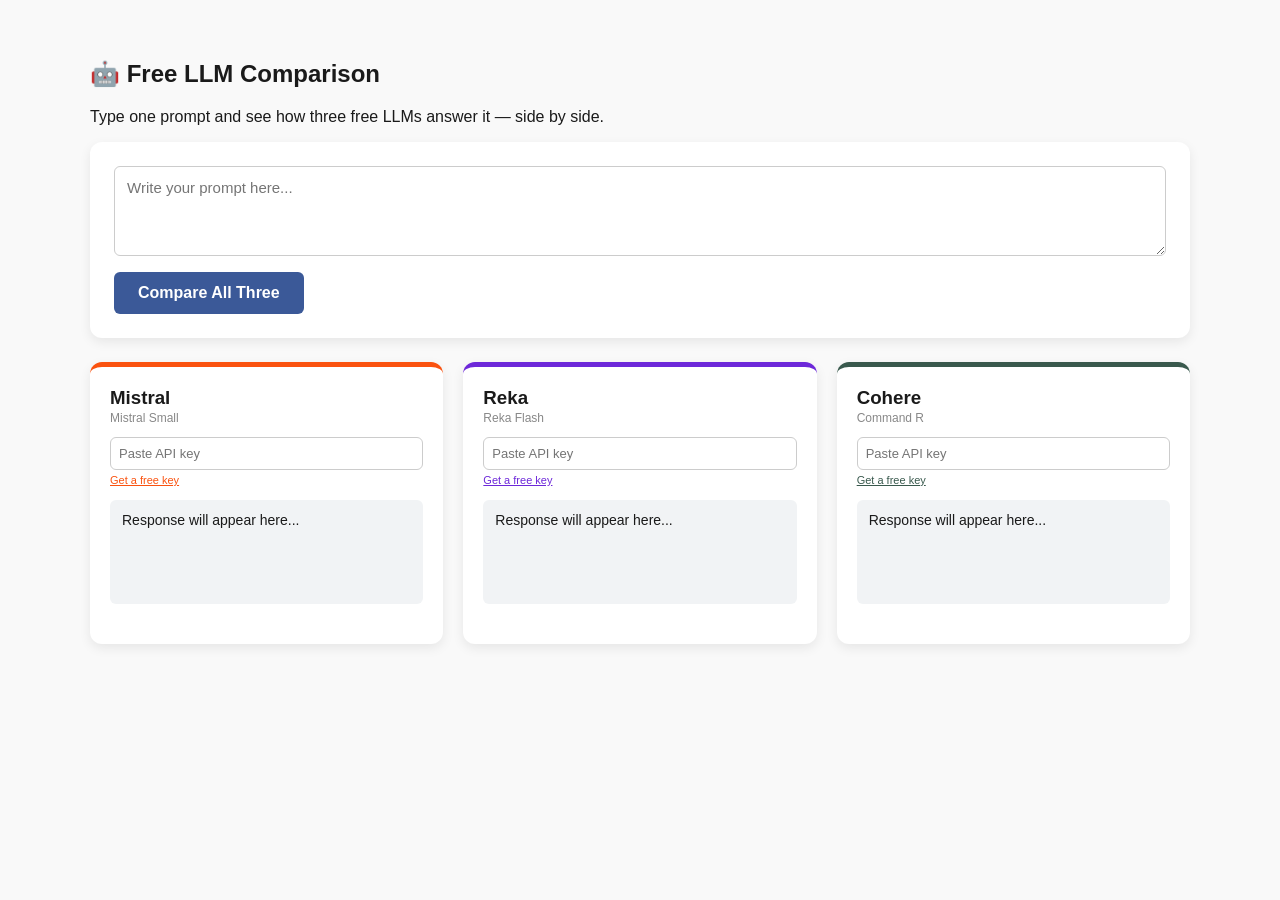
<file: Tyler_Yi_SmartStickies/Tyler_Yi_Week1_Research/index.html>
<!DOCTYPE html>
<html lang="en">

<head>
    <meta charset="UTF-8">
    <meta name="viewport" content="width=device-width, initial-scale=1.0">
    <title>Free LLM Comparison</title>
    <style>
        body {
            font-family: -apple-system, BlinkMacSystemFont, "Segoe UI", Roboto, sans-serif;
            max-width: 1100px;
            margin: 40px auto;
            padding: 20px;
            background-color: #f9f9f9;
            color: #1a1a1a;
        }

        h2 { margin-top: 0; }

        .prompt-box {
            background: white;
            padding: 24px;
            border-radius: 12px;
            box-shadow: 0 4px 12px rgba(0, 0, 0, 0.08);
            margin-bottom: 24px;
        }

        textarea {
            width: 100%;
            height: 90px;
            border: 1px solid #ccc;
            border-radius: 6px;
            padding: 12px;
            font-size: 15px;
            box-sizing: border-box;
            resize: vertical;
            font-family: inherit;
        }

        button {
            background-color: #3B5998;
            color: white;
            padding: 12px 24px;
            border: none;
            border-radius: 6px;
            cursor: pointer;
            font-size: 16px;
            font-weight: 600;
            margin-top: 12px;
        }

        button:hover { background-color: #2d4373; }
        button:disabled { background-color: #9aa7c7; cursor: not-allowed; }

        /* Three side-by-side columns */
        .grid {
            display: grid;
            grid-template-columns: repeat(3, 1fr);
            gap: 20px;
        }

        @media (max-width: 800px) {
            .grid { grid-template-columns: 1fr; }
        }

        .card {
            background: white;
            border-radius: 12px;
            box-shadow: 0 4px 12px rgba(0, 0, 0, 0.08);
            padding: 20px;
            display: flex;
            flex-direction: column;
            border-top: 5px solid var(--accent);
        }

        .card h3 { margin: 0 0 2px; }
        .card .model { font-size: 12px; color: #888; margin-bottom: 12px; }

        .card input[type="password"] {
            width: 100%;
            border: 1px solid #ccc;
            border-radius: 6px;
            padding: 8px;
            font-size: 13px;
            box-sizing: border-box;
        }

        .card .hint { font-size: 11px; margin: 4px 0 0; }
        .card .hint a { color: var(--accent); }

        .response {
            background: #f1f3f5;
            padding: 12px;
            margin-top: 14px;
            border-radius: 6px;
            white-space: pre-wrap;
            font-size: 14px;
            flex-grow: 1;
            min-height: 80px;
        }

        .meta { font-size: 11px; color: #888; margin-top: 6px; min-height: 14px; }
    </style>
</head>

<body>

    <h2>🤖 Free LLM Comparison</h2>
    <p>Type one prompt and see how three free LLMs answer it — side by side.</p>

    <div class="prompt-box">
        <textarea id="userInput" placeholder="Write your prompt here..."></textarea>
        <br>
        <button id="sendBtn" onclick="compareAll()">Compare All Three</button>
    </div>

    <div class="grid" id="grid"></div>

    <script>
        // --- Provider definitions: metadata + how to call + how to parse ---------------
        const PROVIDERS = [
            {
                id: 'mistral',
                name: 'Mistral',
                model: 'Mistral Small',
                accent: '#fa520f',
                keyLink: 'https://console.mistral.ai/api-keys',
                call: async (prompt, key) => {
                    const res = await fetch('https://api.mistral.ai/v1/chat/completions', {
                        method: 'POST',
                        headers: { 'Content-Type': 'application/json', 'Authorization': 'Bearer ' + key },
                        body: JSON.stringify({
                            model: 'mistral-small-latest',
                            messages: [{ role: 'user', content: prompt }]
                        })
                    });
                    const data = await res.json();
                    if (data.message || data.error) throw new Error(data.message || data.error.message);
                    return data.choices[0].message.content;
                }
            },
            {
                id: 'reka',
                name: 'Reka',
                model: 'Reka Flash',
                accent: '#6d28d9',
                keyLink: 'https://platform.reka.ai/apikeys',
                call: async (prompt, key) => {
                    const res = await fetch('https://api.reka.ai/v1/chat/completions', {
                        method: 'POST',
                        headers: { 'Content-Type': 'application/json', 'Authorization': 'Bearer ' + key },
                        body: JSON.stringify({
                            model: 'reka-flash',
                            messages: [{ role: 'user', content: prompt }]
                        })
                    });
                    const data = await res.json();
                    if (data.error) throw new Error(data.error.message || JSON.stringify(data.error));
                    if (data.detail) throw new Error(data.detail);
                    return data.choices[0].message.content;
                }
            },
            {
                id: 'cohere',
                name: 'Cohere',
                model: 'Command R',
                accent: '#39594d',
                keyLink: 'https://dashboard.cohere.com/api-keys',
                call: async (prompt, key) => {
                    const res = await fetch('https://api.cohere.ai/v1/chat', {
                        method: 'POST',
                        headers: { 'Content-Type': 'application/json', 'Authorization': 'Bearer ' + key },
                        body: JSON.stringify({ model: 'command-r-08-2024', message: prompt })
                    });
                    const data = await res.json();
                    if (!data.text && data.message) throw new Error(data.message);
                    return data.text;
                }
            }
        ];

        // --- Build the three cards -----------------------------------------------------
        const grid = document.getElementById('grid');
        PROVIDERS.forEach(p => {
            const card = document.createElement('div');
            card.className = 'card';
            card.style.setProperty('--accent', p.accent);
            card.innerHTML =
                '<h3>' + p.name + '</h3>' +
                '<div class="model">' + p.model + '</div>' +
                '<input type="password" id="key_' + p.id + '" placeholder="Paste API key">' +
                '<p class="hint"><a href="' + p.keyLink + '" target="_blank" rel="noopener">Get a free key</a></p>' +
                '<div class="response" id="resp_' + p.id + '">Response will appear here...</div>' +
                '<div class="meta" id="meta_' + p.id + '"></div>';
            grid.appendChild(card);

            // Persist each key in the browser only (never committed).
            const input = card.querySelector('#key_' + p.id);
            input.value = localStorage.getItem('key_' + p.id) || '';
            input.addEventListener('input', () => localStorage.setItem('key_' + p.id, input.value.trim()));
        });

        // --- Run one provider ----------------------------------------------------------
        async function runProvider(p, prompt) {
            const respEl = document.getElementById('resp_' + p.id);
            const metaEl = document.getElementById('meta_' + p.id);
            const key = document.getElementById('key_' + p.id).value.trim();

            if (!key) { respEl.innerText = '⚠️ Add an API key above.'; metaEl.innerText = ''; return; }

            respEl.innerText = 'Thinking...';
            metaEl.innerText = '';
            const started = performance.now();
            try {
                respEl.innerText = await p.call(prompt, key);
                metaEl.innerText = 'Answered in ' + ((performance.now() - started) / 1000).toFixed(1) + 's';
            } catch (err) {
                respEl.innerText = '⚠️ Error: ' + err.message;
                console.error(p.id, err);
            }
        }

        // --- Fire all three at once ----------------------------------------------------
        async function compareAll() {
            const prompt = document.getElementById('userInput').value.trim();
            if (!prompt) { alert('Please type a prompt first.'); return; }

            const btn = document.getElementById('sendBtn');
            btn.disabled = true;
            await Promise.all(PROVIDERS.map(p => runProvider(p, prompt)));
            btn.disabled = false;
        }
    </script>

</body>

</html>
</file>
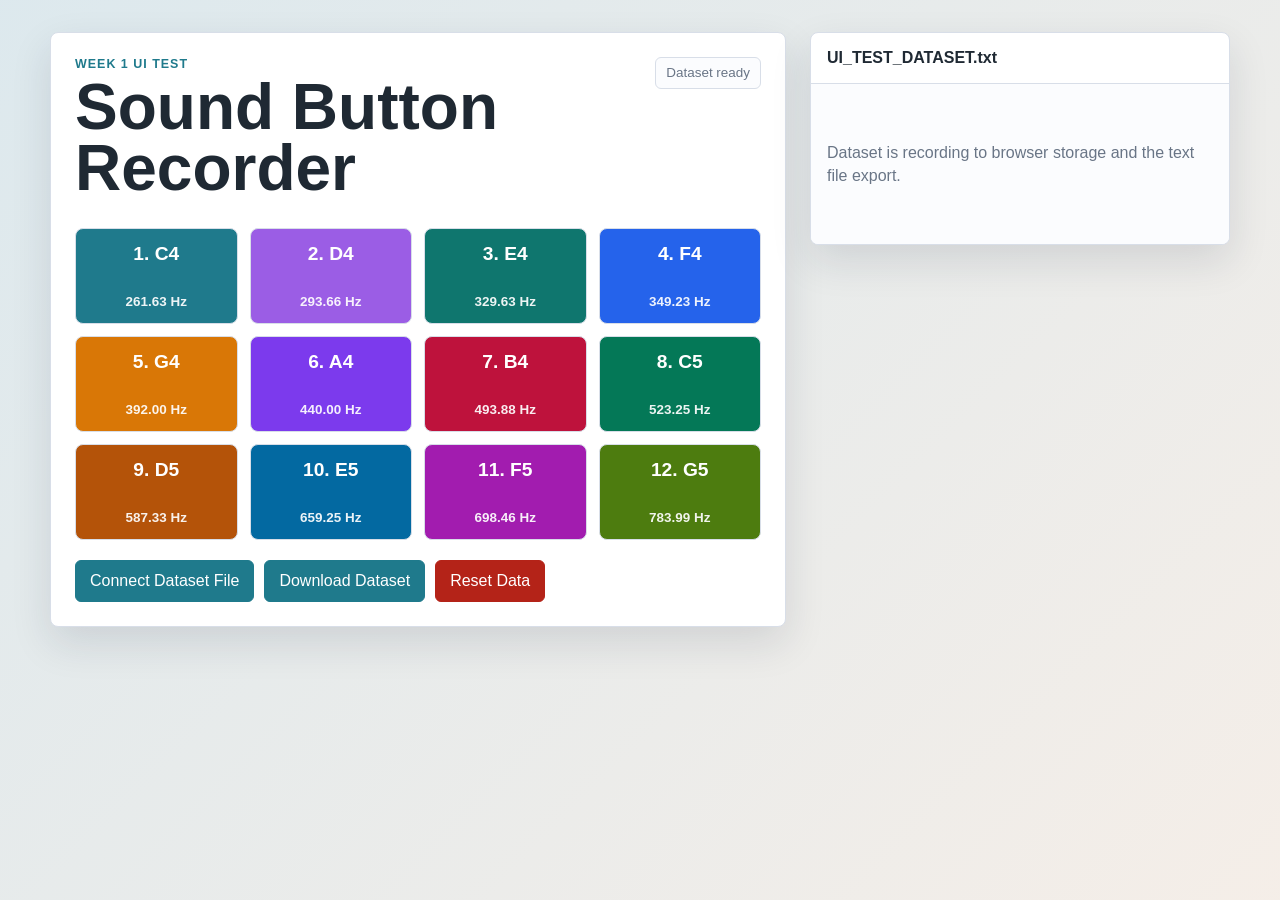
<file: Judah_Levin/Week1/UI_TEST/index.html>
<!DOCTYPE html>
<html lang="en">
<head>
  <meta charset="UTF-8">
  <meta name="viewport" content="width=device-width, initial-scale=1.0">
  <title>UI Sound Test</title>
  <link rel="stylesheet" href="styles.css">
</head>
<body>
  <main class="app-shell">
    <section class="control-panel" aria-labelledby="page-title">
      <div class="title-row">
        <div>
          <p class="eyebrow">Week 1 UI Test</p>
          <h1 id="page-title">Sound Button Recorder</h1>
        </div>
        <div class="status" id="save-status" aria-live="polite">Dataset ready</div>
      </div>

      <div class="button-grid" id="sound-buttons" aria-label="Sound buttons"></div>

      <div class="actions">
        <button class="utility-button" id="connect-file" type="button">Connect Dataset File</button>
        <button class="utility-button" id="download-data" type="button">Download Dataset</button>
        <button class="utility-button danger" id="reset-data" type="button">Reset Data</button>
      </div>
    </section>

    <section class="dataset-panel" aria-labelledby="dataset-title">
      <div class="panel-header">
        <h2 id="dataset-title">UI_TEST_DATASET.txt</h2>
      </div>
      <div class="dataset-card">
        <p id="dataset-message">Dataset ready</p>
      </div>
    </section>
  </main>

  <script src="script.js"></script>
</body>
</html>
</file>
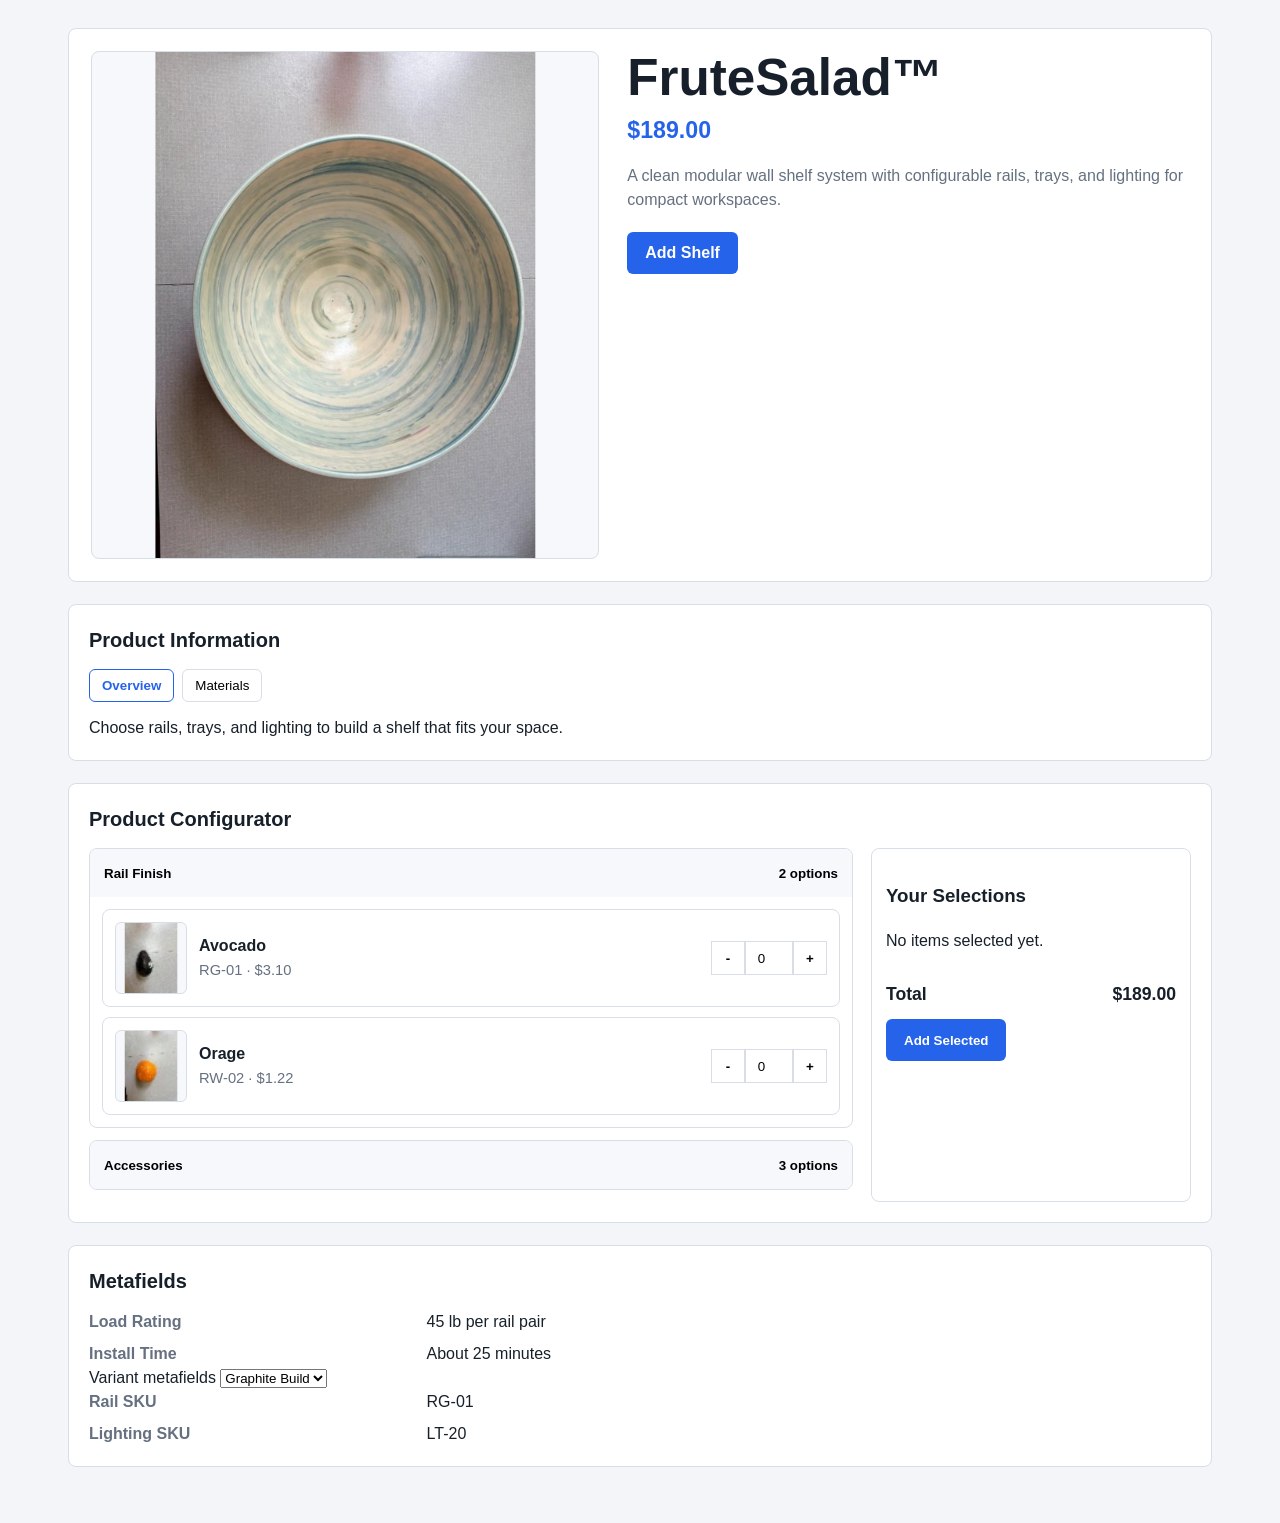
<file: Judah_Levin/Week4/CTCM-V1.0-Overall/CTCM-V1.0-pageHolder/CTCM-S2/index.html>
<!doctype html>
<html lang="en">
<head>
  <meta charset="utf-8">
  <meta name="viewport" content="width=device-width, initial-scale=1">
  <title>PrismRail Modular Shelf</title>
  <link rel="stylesheet" href="assets/css/site.css">
</head>
<body>
  <main class="ctcm-page">
    <section class="ctcm-product">
  <div class="ctcm-media"><img src="[data-uri]" alt="FruteSalad™"></div>
  <div class="ctcm-product-info">
    <h1 class="ctcm-title">FruteSalad™</h1>
    <p class="ctcm-price">$189.00</p>
    <p class="ctcm-description">A clean modular wall shelf system with configurable rails, trays, and lighting for compact workspaces.</p>
    <a class="ctcm-button" href="/cart">Add Shelf</a>
  </div>
</section><section class="ctcm-section" data-ctcm-tabs>
  <h2>Product Information</h2>
  <ul class="ctcm-tabs-list"><li><button class="ctcm-tab-button is-active" type="button" data-ctcm-tab="ctcm-tab-overview-1">Overview</button></li><li><button class="ctcm-tab-button" type="button" data-ctcm-tab="ctcm-tab-materials-2">Materials</button></li></ul>
  <div class="ctcm-tab-panel is-active" id="ctcm-tab-overview-1" data-ctcm-tab-panel>Choose rails, trays, and lighting to build a shelf that fits your space.</div><div class="ctcm-tab-panel" id="ctcm-tab-materials-2" data-ctcm-tab-panel>Powder-coated aluminum rails with matte polymer trays and low-heat LED options.</div>
</section><section class="ctcm-section" data-ctcm-configurator data-base-cost="189.00" data-price-multiplier="1.0000" data-empty-summary="No items selected yet.">
  <h2>Product Configurator</h2>
  <div class="ctcm-configurator-grid">
    <div>
      <div class="ctcm-category is-open">
        <button class="ctcm-category-toggle" type="button" data-ctcm-category-toggle>
          <span>Rail Finish</span>
          <span>2 options</span>
        </button>
        <div class="ctcm-category-body">
          
        <div class="ctcm-option">
          <div class="ctcm-option-image"><img src="[data-uri]" alt="Avocado"></div>
          <div>
            <span class="ctcm-option-name">Avocado</span>
            <span class="ctcm-option-meta">RG-01 · $3.10</span>
          </div>
          <div class="ctcm-qty">
            <button type="button" data-ctcm-qty="dec" aria-label="Decrease">-</button>
            <input id="ctcm-item-1-1" type="number" min="0" max="99" value="0" data-ctcm-item-qty data-name="Avocado" data-price="3.10">
            <button type="button" data-ctcm-qty="inc" aria-label="Increase">+</button>
          </div>
        </div>
        <div class="ctcm-option">
          <div class="ctcm-option-image"><img src="[data-uri]" alt="Orage"></div>
          <div>
            <span class="ctcm-option-name">Orage</span>
            <span class="ctcm-option-meta">RW-02 · $1.22</span>
          </div>
          <div class="ctcm-qty">
            <button type="button" data-ctcm-qty="dec" aria-label="Decrease">-</button>
            <input id="ctcm-item-1-2" type="number" min="0" max="99" value="0" data-ctcm-item-qty data-name="Orage" data-price="1.22">
            <button type="button" data-ctcm-qty="inc" aria-label="Increase">+</button>
          </div>
        </div>
        </div>
      </div>
      <div class="ctcm-category">
        <button class="ctcm-category-toggle" type="button" data-ctcm-category-toggle>
          <span>Accessories</span>
          <span>3 options</span>
        </button>
        <div class="ctcm-category-body">
          
        <div class="ctcm-option">
          <div class="ctcm-option-image"><img src="[data-uri]" alt="Grape Fruit"></div>
          <div>
            <span class="ctcm-option-name">Grape Fruit</span>
            <span class="ctcm-option-meta">TR-10 · $2.43</span>
          </div>
          <div class="ctcm-qty">
            <button type="button" data-ctcm-qty="dec" aria-label="Decrease">-</button>
            <input id="ctcm-item-2-1" type="number" min="0" max="99" value="0" data-ctcm-item-qty data-name="Grape Fruit" data-price="2.43">
            <button type="button" data-ctcm-qty="inc" aria-label="Increase">+</button>
          </div>
        </div>
        <div class="ctcm-option">
          <div class="ctcm-option-image"><img src="[data-uri]" alt="Tangerine"></div>
          <div>
            <span class="ctcm-option-name">Tangerine</span>
            <span class="ctcm-option-meta">HK-04 · $4.91</span>
          </div>
          <div class="ctcm-qty">
            <button type="button" data-ctcm-qty="dec" aria-label="Decrease">-</button>
            <input id="ctcm-item-2-2" type="number" min="0" max="99" value="0" data-ctcm-item-qty data-name="Tangerine" data-price="4.91">
            <button type="button" data-ctcm-qty="inc" aria-label="Increase">+</button>
          </div>
        </div>
        <div class="ctcm-option">
          <div class="ctcm-option-image"><img src="[data-uri]" alt="Plum"></div>
          <div>
            <span class="ctcm-option-name">Plum</span>
            <span class="ctcm-option-meta">LT-20 · $5.03</span>
          </div>
          <div class="ctcm-qty">
            <button type="button" data-ctcm-qty="dec" aria-label="Decrease">-</button>
            <input id="ctcm-item-2-3" type="number" min="0" max="99" value="0" data-ctcm-item-qty data-name="Plum" data-price="5.03">
            <button type="button" data-ctcm-qty="inc" aria-label="Increase">+</button>
          </div>
        </div>
        </div>
      </div></div>
    <aside class="ctcm-summary">
      <h3>Your Selections</h3>
      <div data-ctcm-summary-lines><p>No items selected yet.</p></div>
      <div class="ctcm-summary-total"><span>Total</span><span data-ctcm-summary-total>$0.00</span></div>
      <button class="ctcm-button" type="button" data-ctcm-add-selected disabled>Add Selected</button>
      <div class="ctcm-toast" data-ctcm-toast></div>
    </aside>
  </div>
</section><section class="ctcm-section ctcm-metafields">
  <h2>Metafields</h2>
  <dl><dt>Load Rating</dt><dd>45 lb per rail pair</dd><dt>Install Time</dt><dd>About 25 minutes</dd></dl>
  
  <label>
    Variant metafields
    <select data-ctcm-variant-select="ctcm-variant-metafields"><option value="graphite-build">Graphite Build</option></select>
  </label>
  <div id="ctcm-variant-metafields"><dl data-ctcm-variant-fields="graphite-build"><dt>Rail SKU</dt><dd>RG-01</dd><dt>Lighting SKU</dt><dd>LT-20</dd></dl></div>
</section>
  </main>
  <script src="assets/js/site.js"></script>
</body>
</html>
</file>
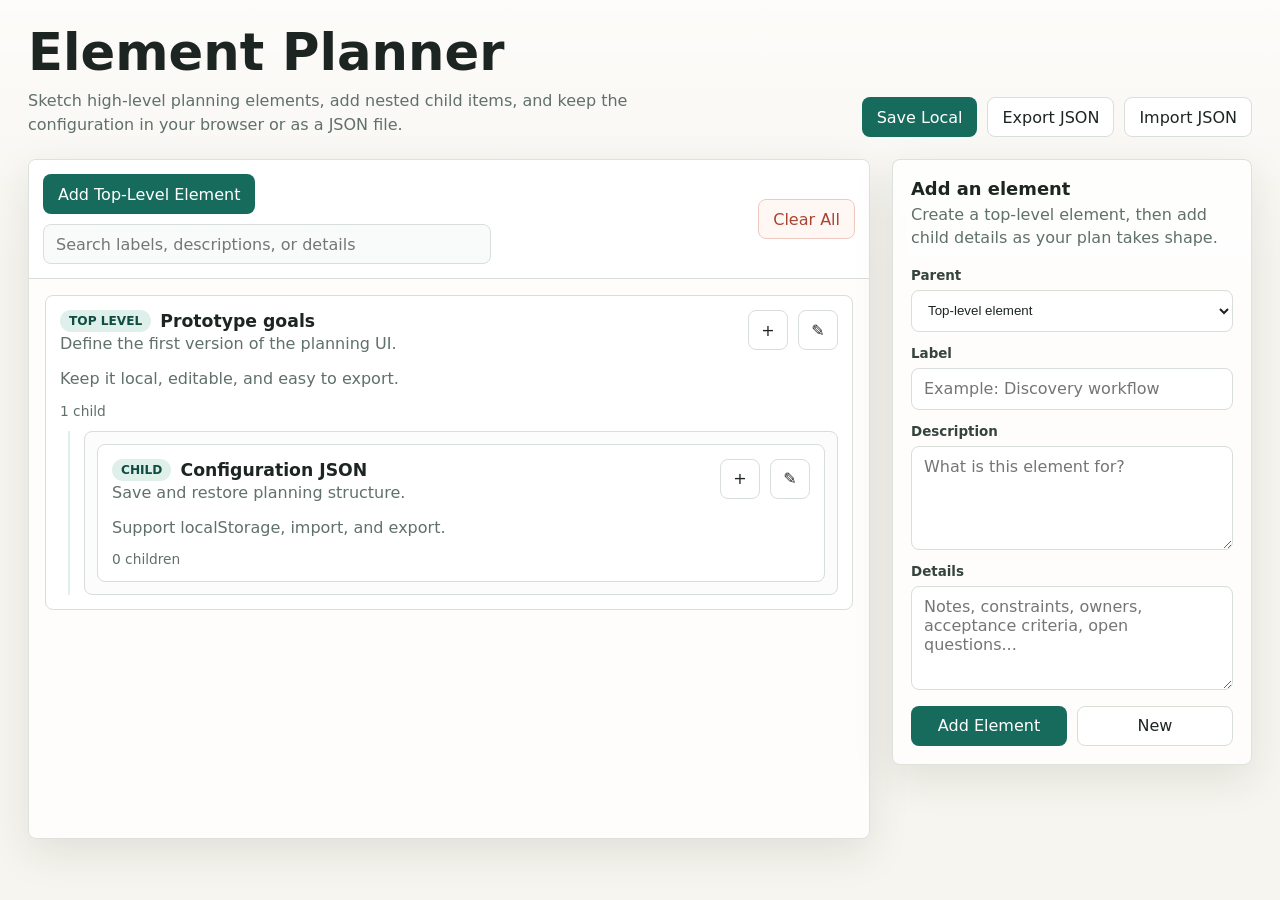
<file: Judah_Levin/element-planner.html>
<!doctype html>
<html lang="en">
<head>
  <meta charset="utf-8">
  <meta name="viewport" content="width=device-width, initial-scale=1">
  <title>Element Planner</title>
  <style>
    :root {
      color-scheme: light;
      --bg: #f7f5ef;
      --panel: #ffffff;
      --panel-soft: #f0f7f4;
      --ink: #1d2522;
      --muted: #60706a;
      --line: #d8ded8;
      --accent: #176b5d;
      --accent-dark: #0f4d43;
      --accent-soft: #dff0eb;
      --warn: #a9432f;
      --shadow: 0 14px 42px rgba(29, 37, 34, 0.1);
      font-family: Inter, ui-sans-serif, system-ui, -apple-system, BlinkMacSystemFont, "Segoe UI", sans-serif;
    }

    * {
      box-sizing: border-box;
    }

    body {
      margin: 0;
      min-height: 100vh;
      background:
        linear-gradient(180deg, rgba(255,255,255,0.68), rgba(255,255,255,0)) 0 0 / 100% 280px no-repeat,
        var(--bg);
      color: var(--ink);
    }

    button,
    input,
    textarea {
      font: inherit;
    }

    button {
      border: 1px solid transparent;
      border-radius: 8px;
      background: var(--accent);
      color: white;
      cursor: pointer;
      min-height: 40px;
      padding: 0 14px;
      transition: background 150ms ease, border-color 150ms ease, transform 150ms ease;
    }

    button:hover {
      background: var(--accent-dark);
    }

    button:active {
      transform: translateY(1px);
    }

    button.secondary {
      background: white;
      border-color: var(--line);
      color: var(--ink);
    }

    button.secondary:hover {
      background: var(--panel-soft);
      border-color: #b8cbc4;
    }

    button.icon {
      align-items: center;
      display: inline-flex;
      justify-content: center;
      min-width: 40px;
      padding: 0;
    }

    button.danger {
      background: #fff7f4;
      border-color: #efc8be;
      color: var(--warn);
    }

    button.danger:hover {
      background: #ffe9e2;
    }

    .app {
      display: grid;
      gap: 22px;
      grid-template-columns: minmax(0, 1fr) 360px;
      margin: 0 auto;
      max-width: 1320px;
      padding: 28px;
    }

    header {
      align-items: end;
      display: flex;
      gap: 18px;
      grid-column: 1 / -1;
      justify-content: space-between;
      min-width: 0;
    }

    .title-block {
      min-width: 0;
    }

    h1 {
      font-size: clamp(2rem, 4vw, 4rem);
      line-height: 0.96;
      letter-spacing: 0;
      margin: 0 0 12px;
    }

    .subtitle {
      color: var(--muted);
      font-size: 1rem;
      line-height: 1.5;
      margin: 0;
      max-width: 680px;
    }

    .header-actions,
    .toolbar {
      align-items: center;
      display: flex;
      flex-wrap: wrap;
      gap: 10px;
      justify-content: flex-end;
    }

    .workspace,
    .inspector {
      background: rgba(255, 255, 255, 0.82);
      border: 1px solid rgba(216, 222, 216, 0.86);
      box-shadow: var(--shadow);
    }

    .workspace {
      border-radius: 8px;
      min-height: 680px;
      overflow: hidden;
    }

    .toolbar {
      background: white;
      border-bottom: 1px solid var(--line);
      justify-content: space-between;
      padding: 14px;
    }

    .toolbar-left {
      align-items: center;
      display: flex;
      flex-wrap: wrap;
      gap: 10px;
    }

    .search {
      background: #f9fbfa;
      border: 1px solid var(--line);
      border-radius: 8px;
      min-height: 40px;
      min-width: min(360px, 100%);
      padding: 0 12px;
    }

    .list {
      display: grid;
      gap: 12px;
      padding: 16px;
    }

    .empty {
      align-items: center;
      color: var(--muted);
      display: grid;
      min-height: 460px;
      place-items: center;
      text-align: center;
    }

    .empty-inner {
      max-width: 420px;
    }

    .empty h2 {
      color: var(--ink);
      font-size: 1.6rem;
      margin: 0 0 8px;
    }

    .element {
      background: white;
      border: 1px solid var(--line);
      border-radius: 8px;
      display: grid;
      gap: 12px;
      padding: 14px;
    }

    .element.selected {
      border-color: var(--accent);
      box-shadow: 0 0 0 3px var(--accent-soft);
    }

    .element-head {
      align-items: start;
      display: grid;
      gap: 12px;
      grid-template-columns: minmax(0, 1fr) auto;
    }

    .element-title {
      align-items: center;
      display: flex;
      gap: 9px;
      min-width: 0;
    }

    .type-chip {
      background: var(--accent-soft);
      border-radius: 999px;
      color: var(--accent-dark);
      flex: 0 0 auto;
      font-size: 0.76rem;
      font-weight: 700;
      padding: 4px 9px;
      text-transform: uppercase;
    }

    .element h3 {
      font-size: 1.08rem;
      margin: 0;
      overflow-wrap: anywhere;
    }

    .description {
      color: var(--muted);
      line-height: 1.45;
      margin: 0;
      white-space: pre-wrap;
    }

    .meta-row {
      align-items: center;
      color: var(--muted);
      display: flex;
      flex-wrap: wrap;
      font-size: 0.86rem;
      gap: 10px;
    }

    .children {
      border-left: 2px solid var(--accent-soft);
      display: grid;
      gap: 10px;
      margin-left: 8px;
      padding-left: 14px;
    }

    .child {
      background: #fbfcfb;
      border: 1px solid var(--line);
      border-radius: 8px;
      padding: 12px;
    }

    .child .element-head {
      grid-template-columns: minmax(0, 1fr) auto;
    }

    .inspector {
      align-self: start;
      border-radius: 8px;
      padding: 18px;
      position: sticky;
      top: 18px;
    }

    .inspector h2 {
      font-size: 1.12rem;
      margin: 0 0 4px;
    }

    .inspector p {
      color: var(--muted);
      line-height: 1.45;
      margin: 0 0 18px;
    }

    .field {
      display: grid;
      gap: 7px;
      margin-bottom: 14px;
    }

    label {
      color: #36443f;
      font-size: 0.84rem;
      font-weight: 700;
    }

    input,
    textarea,
    select {
      background: white;
      border: 1px solid var(--line);
      border-radius: 8px;
      color: var(--ink);
      min-height: 42px;
      padding: 10px 12px;
      width: 100%;
    }

    textarea {
      min-height: 104px;
      resize: vertical;
    }

    input:focus,
    textarea:focus,
    select:focus {
      border-color: var(--accent);
      box-shadow: 0 0 0 3px var(--accent-soft);
      outline: none;
    }

    .inspector-actions {
      display: grid;
      gap: 10px;
      grid-template-columns: 1fr 1fr;
      margin-top: 16px;
    }

    .inspector-actions .wide {
      grid-column: 1 / -1;
    }

    .sr-only {
      border: 0;
      clip: rect(0, 0, 0, 0);
      height: 1px;
      margin: -1px;
      overflow: hidden;
      padding: 0;
      position: absolute;
      width: 1px;
    }

    .toast {
      background: #1d2522;
      border-radius: 8px;
      bottom: 18px;
      color: white;
      left: 50%;
      opacity: 0;
      padding: 12px 16px;
      pointer-events: none;
      position: fixed;
      transform: translate(-50%, 12px);
      transition: opacity 180ms ease, transform 180ms ease;
      z-index: 10;
    }

    .toast.show {
      opacity: 1;
      transform: translate(-50%, 0);
    }

    @media (max-width: 980px) {
      .app {
        grid-template-columns: 1fr;
        padding: 20px;
      }

      header {
        align-items: stretch;
        flex-direction: column;
      }

      .header-actions {
        justify-content: flex-start;
      }

      .inspector {
        position: static;
      }
    }

    @media (max-width: 620px) {
      .app {
        padding: 14px;
      }

      .toolbar,
      .toolbar-left,
      .header-actions {
        align-items: stretch;
        flex-direction: column;
      }

      button,
      .search {
        width: 100%;
      }

      .element-head {
        grid-template-columns: 1fr;
      }

      .element-head .header-actions {
        flex-direction: row;
      }
    }
  </style>
</head>
<body>
  <main class="app">
    <header>
      <div class="title-block">
        <h1>Element Planner</h1>
        <p class="subtitle">Sketch high-level planning elements, add nested child items, and keep the configuration in your browser or as a JSON file.</p>
      </div>
      <div class="header-actions">
        <button id="saveLocalBtn" type="button">Save Local</button>
        <button id="exportBtn" class="secondary" type="button">Export JSON</button>
        <button id="importBtn" class="secondary" type="button">Import JSON</button>
        <input id="importFile" class="sr-only" type="file" accept="application/json,.json">
      </div>
    </header>

    <section class="workspace" aria-label="Planning elements">
      <div class="toolbar">
        <div class="toolbar-left">
          <button id="addTopBtn" type="button">Add Top-Level Element</button>
          <input id="searchInput" class="search" type="search" placeholder="Search labels, descriptions, or details">
        </div>
        <button id="clearBtn" class="danger" type="button">Clear All</button>
      </div>
      <div id="list" class="list"></div>
    </section>

    <aside class="inspector" aria-label="Element editor">
      <h2 id="inspectorTitle">Add an element</h2>
      <p id="inspectorHint">Create a top-level element, then add child details as your plan takes shape.</p>
      <form id="elementForm">
        <div class="field">
          <label for="parentSelect">Parent</label>
          <select id="parentSelect"></select>
        </div>
        <div class="field">
          <label for="labelInput">Label</label>
          <input id="labelInput" type="text" placeholder="Example: Discovery workflow" required>
        </div>
        <div class="field">
          <label for="descriptionInput">Description</label>
          <textarea id="descriptionInput" placeholder="What is this element for?"></textarea>
        </div>
        <div class="field">
          <label for="detailsInput">Details</label>
          <textarea id="detailsInput" placeholder="Notes, constraints, owners, acceptance criteria, open questions..."></textarea>
        </div>
        <div class="inspector-actions">
          <button id="submitBtn" type="submit">Add Element</button>
          <button id="resetBtn" class="secondary" type="button">New</button>
          <button id="deleteBtn" class="danger wide" type="button" hidden>Delete Selected</button>
        </div>
      </form>
    </aside>
  </main>
  <div id="toast" class="toast" role="status" aria-live="polite"></div>

  <script>
    const STORAGE_KEY = "element-planner-config-v1";
    const state = {
      elements: [],
      selectedId: null,
      editingId: null,
      search: ""
    };

    const els = {
      addTopBtn: document.getElementById("addTopBtn"),
      clearBtn: document.getElementById("clearBtn"),
      deleteBtn: document.getElementById("deleteBtn"),
      descriptionInput: document.getElementById("descriptionInput"),
      detailsInput: document.getElementById("detailsInput"),
      elementForm: document.getElementById("elementForm"),
      exportBtn: document.getElementById("exportBtn"),
      importBtn: document.getElementById("importBtn"),
      importFile: document.getElementById("importFile"),
      inspectorHint: document.getElementById("inspectorHint"),
      inspectorTitle: document.getElementById("inspectorTitle"),
      labelInput: document.getElementById("labelInput"),
      list: document.getElementById("list"),
      parentSelect: document.getElementById("parentSelect"),
      resetBtn: document.getElementById("resetBtn"),
      saveLocalBtn: document.getElementById("saveLocalBtn"),
      searchInput: document.getElementById("searchInput"),
      submitBtn: document.getElementById("submitBtn"),
      toast: document.getElementById("toast")
    };

    function createId() {
      if (globalThis.crypto?.randomUUID) return globalThis.crypto.randomUUID();
      return `id-${Date.now().toString(36)}-${Math.random().toString(36).slice(2)}`;
    }

    const sampleData = [
      {
        id: createId(),
        label: "Prototype goals",
        description: "Define the first version of the planning UI.",
        details: "Keep it local, editable, and easy to export.",
        children: [
          {
            id: createId(),
            label: "Configuration JSON",
            description: "Save and restore planning structure.",
            details: "Support localStorage, import, and export.",
            children: []
          }
        ]
      }
    ];

    function showToast(message) {
      els.toast.textContent = message;
      els.toast.classList.add("show");
      window.clearTimeout(showToast.timer);
      showToast.timer = window.setTimeout(() => els.toast.classList.remove("show"), 1800);
    }

    function getConfig() {
      return {
        version: 1,
        savedAt: new Date().toISOString(),
        elements: state.elements
      };
    }

    function saveToLocal() {
      localStorage.setItem(STORAGE_KEY, JSON.stringify(getConfig(), null, 2));
      showToast("Configuration saved locally");
    }

    function loadFromLocal() {
      const saved = localStorage.getItem(STORAGE_KEY);
      if (!saved) {
        state.elements = sampleData;
        return;
      }

      try {
        const parsed = JSON.parse(saved);
        state.elements = Array.isArray(parsed.elements) ? parsed.elements : [];
      } catch {
        state.elements = sampleData;
        showToast("Saved data could not be read, so sample data was loaded");
      }
    }

    function flatten(elements = state.elements, depth = 0, parentId = "") {
      return elements.flatMap((item) => [
        { item, depth, parentId },
        ...flatten(item.children || [], depth + 1, item.id)
      ]);
    }

    function findElement(id, elements = state.elements, parent = null) {
      for (const item of elements) {
        if (item.id === id) return { item, parent, siblings: elements };
        const found = findElement(id, item.children || [], item);
        if (found) return found;
      }
      return null;
    }

    function removeElement(id, elements = state.elements) {
      const index = elements.findIndex((item) => item.id === id);
      if (index >= 0) {
        elements.splice(index, 1);
        return true;
      }
      return elements.some((item) => removeElement(id, item.children || []));
    }

    function matchesSearch(item) {
      if (!state.search) return true;
      const haystack = `${item.label} ${item.description} ${item.details}`.toLowerCase();
      const childMatch = (item.children || []).some(matchesSearch);
      return haystack.includes(state.search) || childMatch;
    }

    function renderParentOptions() {
      const current = state.editingId;
      const options = ['<option value="">Top-level element</option>'];
      flatten().forEach(({ item, depth }) => {
        if (item.id === current || isDescendant(current, item.id)) return;
        const prefix = depth ? `${"".padStart(depth * 2, "-")} ` : "";
        options.push(`<option value="${item.id}">${prefix}${escapeHtml(item.label)}</option>`);
      });
      els.parentSelect.innerHTML = options.join("");
    }

    function isDescendant(parentId, childId) {
      if (!parentId) return false;
      const parent = findElement(parentId)?.item;
      if (!parent) return false;
      return flatten(parent.children || []).some(({ item }) => item.id === childId);
    }

    function renderList() {
      const visible = state.elements.filter(matchesSearch);

      if (!visible.length) {
        els.list.innerHTML = `
          <div class="empty">
            <div class="empty-inner">
              <h2>${state.elements.length ? "No matching elements" : "Start with a top-level element"}</h2>
              <p>${state.elements.length ? "Try a different search term or add another planning item." : "Use the editor or the Add Top-Level Element button to begin shaping your plan."}</p>
            </div>
          </div>`;
        return;
      }

      els.list.innerHTML = visible.map((item) => renderElement(item, 0)).join("");
    }

    function renderElement(item, depth) {
      const children = (item.children || []).filter(matchesSearch);
      const selected = state.selectedId === item.id ? " selected" : "";
      const type = depth === 0 ? "Top level" : "Child";
      return `
        <article class="element${selected}" data-id="${item.id}">
          <div class="element-head">
            <div>
              <div class="element-title">
                <span class="type-chip">${type}</span>
                <h3>${escapeHtml(item.label || "Untitled")}</h3>
              </div>
              ${item.description ? `<p class="description">${escapeHtml(item.description)}</p>` : ""}
            </div>
            <div class="header-actions">
              <button class="secondary icon" type="button" data-action="add-child" data-id="${item.id}" title="Add child">+</button>
              <button class="secondary icon" type="button" data-action="edit" data-id="${item.id}" title="Edit">✎</button>
            </div>
          </div>
          ${item.details ? `<p class="description">${escapeHtml(item.details)}</p>` : ""}
          <div class="meta-row">
            <span>${children.length} child${children.length === 1 ? "" : "ren"}</span>
          </div>
          ${children.length ? `<div class="children">${children.map((child) => `<div class="child">${renderElement(child, depth + 1)}</div>`).join("")}</div>` : ""}
        </article>`;
    }

    function escapeHtml(value) {
      return String(value ?? "").replace(/[&<>"']/g, (char) => ({
        "&": "&amp;",
        "<": "&lt;",
        ">": "&gt;",
        '"': "&quot;",
        "'": "&#039;"
      }[char]));
    }

    function resetForm(parentId = "") {
      state.editingId = null;
      state.selectedId = null;
      els.elementForm.reset();
      renderParentOptions();
      els.parentSelect.value = parentId;
      els.inspectorTitle.textContent = parentId ? "Add a child element" : "Add an element";
      els.inspectorHint.textContent = parentId ? "This child will sit under the selected planning element." : "Create a top-level element, then add child details as your plan takes shape.";
      els.submitBtn.textContent = "Add Element";
      els.deleteBtn.hidden = true;
      renderList();
    }

    function editElement(id) {
      const found = findElement(id);
      if (!found) return;
      state.editingId = id;
      state.selectedId = id;
      renderParentOptions();
      els.parentSelect.value = found.parent?.id || "";
      els.labelInput.value = found.item.label || "";
      els.descriptionInput.value = found.item.description || "";
      els.detailsInput.value = found.item.details || "";
      els.inspectorTitle.textContent = "Edit element";
      els.inspectorHint.textContent = "Update the selected item or move it under another parent.";
      els.submitBtn.textContent = "Save Changes";
      els.deleteBtn.hidden = false;
      renderList();
    }

    function upsertElement(event) {
      event.preventDefault();
      const parentId = els.parentSelect.value;
      const payload = {
        id: state.editingId || createId(),
        label: els.labelInput.value.trim(),
        description: els.descriptionInput.value.trim(),
        details: els.detailsInput.value.trim(),
        children: state.editingId ? findElement(state.editingId)?.item.children || [] : []
      };

      if (!payload.label) {
        els.labelInput.focus();
        return;
      }

      if (state.editingId) removeElement(state.editingId);

      const target = parentId ? findElement(parentId)?.item.children : state.elements;
      target.push(payload);
      saveToLocal();
      resetForm(parentId);
    }

    function exportJson() {
      const blob = new Blob([JSON.stringify(getConfig(), null, 2)], { type: "application/json" });
      const url = URL.createObjectURL(blob);
      const link = document.createElement("a");
      link.href = url;
      link.download = `element-planner-${new Date().toISOString().slice(0, 10)}.json`;
      link.click();
      URL.revokeObjectURL(url);
      showToast("JSON export created");
    }

    function importJson(file) {
      if (!file) return;
      const reader = new FileReader();
      reader.onload = () => {
        try {
          const parsed = JSON.parse(reader.result);
          if (!Array.isArray(parsed.elements)) throw new Error("Missing elements array");
          state.elements = parsed.elements;
          saveToLocal();
          resetForm();
          showToast("JSON imported");
        } catch {
          showToast("That JSON file does not match this planner format");
        }
      };
      reader.readAsText(file);
    }

    els.addTopBtn.addEventListener("click", () => resetForm(""));
    els.clearBtn.addEventListener("click", () => {
      if (!state.elements.length || !confirm("Clear all planning elements?")) return;
      state.elements = [];
      saveToLocal();
      resetForm();
    });
    els.deleteBtn.addEventListener("click", () => {
      if (!state.editingId || !confirm("Delete the selected element and its children?")) return;
      removeElement(state.editingId);
      saveToLocal();
      resetForm();
    });
    els.elementForm.addEventListener("submit", upsertElement);
    els.exportBtn.addEventListener("click", exportJson);
    els.importBtn.addEventListener("click", () => els.importFile.click());
    els.importFile.addEventListener("change", (event) => importJson(event.target.files[0]));
    els.list.addEventListener("click", (event) => {
      const button = event.target.closest("button[data-action]");
      if (!button) return;
      const id = button.dataset.id;
      if (button.dataset.action === "edit") editElement(id);
      if (button.dataset.action === "add-child") resetForm(id);
    });
    els.resetBtn.addEventListener("click", () => resetForm());
    els.saveLocalBtn.addEventListener("click", saveToLocal);
    els.searchInput.addEventListener("input", (event) => {
      state.search = event.target.value.trim().toLowerCase();
      renderList();
    });

    loadFromLocal();
    renderParentOptions();
    renderList();
  </script>
</body>
</html>
</file>
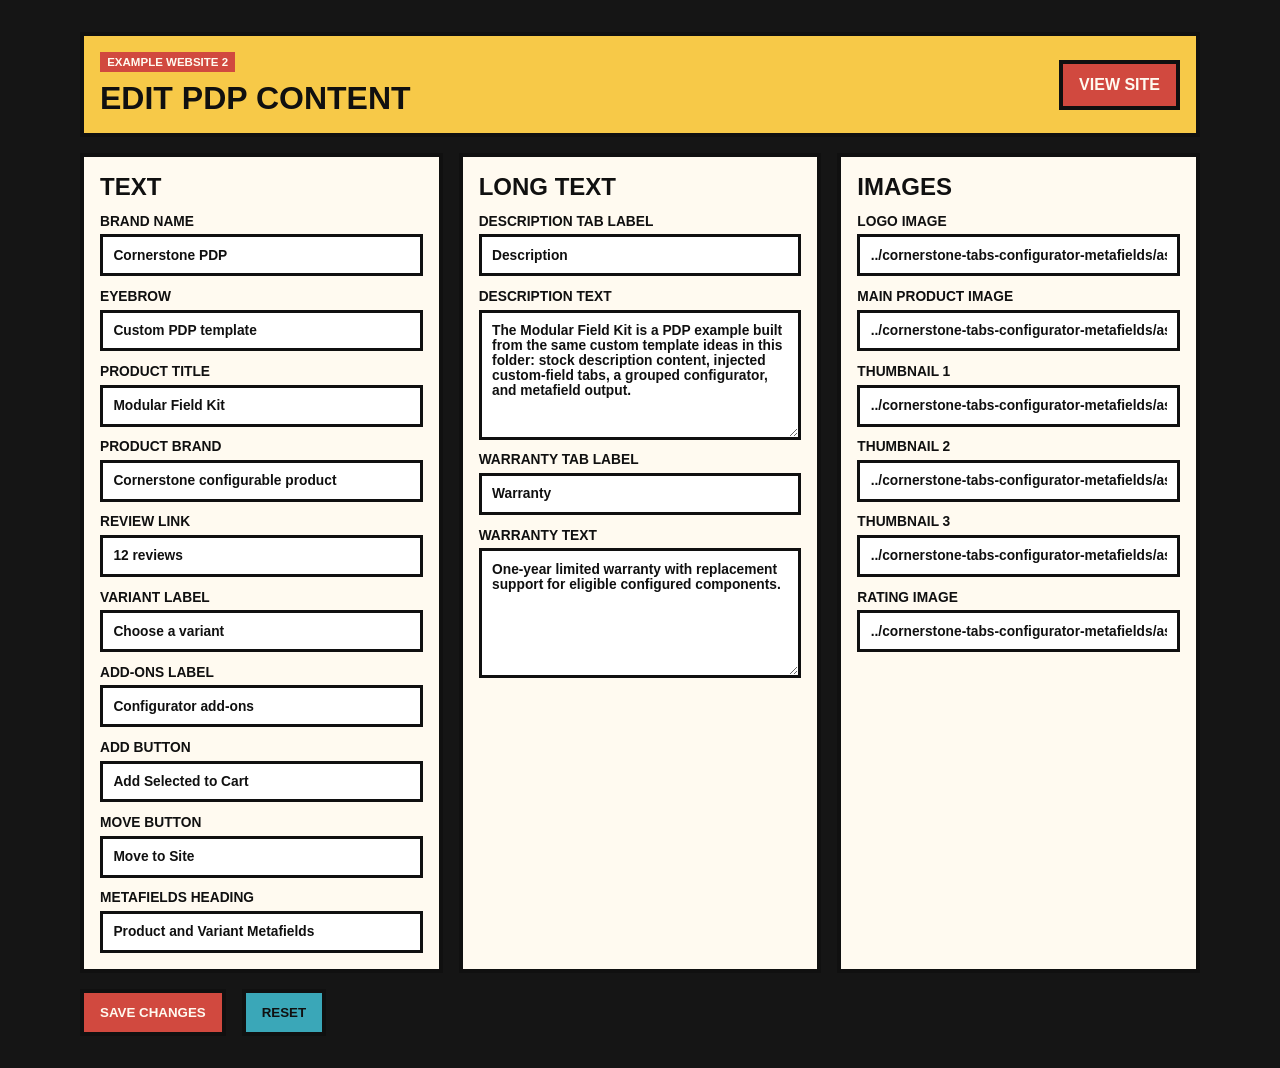
<file: Judah_Levin/Week3/TPLT1_cornerstone-tabs-configurator-metafields/example-website-2/editor.html>
<!doctype html>
<html lang="en">
<head>
    <meta charset="utf-8">
    <meta name="viewport" content="width=device-width, initial-scale=1">
    <title>Edit Example Website 2</title>
    <link rel="stylesheet" href="editor.css">
</head>
<body>
    <main class="editor-shell">
        <header class="editor-header">
            <div>
                <p class="eyebrow">Example Website 2</p>
                <h1>Edit PDP Content</h1>
            </div>
            <a class="preview-link" href="index.html" data-preview-link>View Site</a>
        </header>

        <form class="editor-form" data-editor-form>
            <section class="editor-panel">
                <h2>Text</h2>
                <label>Brand name<input name="brandName" value="Cornerstone PDP"></label>
                <label>Eyebrow<input name="eyebrow" value="Custom PDP template"></label>
                <label>Product title<input name="productTitle" value="Modular Field Kit"></label>
                <label>Product brand<input name="productBrand" value="Cornerstone configurable product"></label>
                <label>Review link<input name="reviewLink" value="12 reviews"></label>
                <label>Variant label<input name="variantLegend" value="Choose a variant"></label>
                <label>Add-ons label<input name="addonsLegend" value="Configurator add-ons"></label>
                <label>Add button<input name="cartButton" value="Add Selected to Cart"></label>
                <label>Move button<input name="moveButton" value="Move to Site"></label>
                <label>Metafields heading<input name="metafieldsTitle" value="Product and Variant Metafields"></label>
            </section>

            <section class="editor-panel">
                <h2>Long Text</h2>
                <label>Description tab label<input name="descriptionTab" value="Description"></label>
                <label>Description text<textarea name="descriptionText">The Modular Field Kit is a PDP example built from the same custom template ideas in this folder: stock description content, injected custom-field tabs, a grouped configurator, and metafield output.</textarea></label>
                <label>Warranty tab label<input name="warrantyTab" value="Warranty"></label>
                <label>Warranty text<textarea name="warrantyText">One-year limited warranty with replacement support for eligible configured components.</textarea></label>
            </section>

            <section class="editor-panel">
                <h2>Images</h2>
                <label>Logo image<input name="logoImage" value="../cornerstone-tabs-configurator-metafields/assets/icons/logo-small.svg"></label>
                <label>Main product image<input name="mainImage" value="../cornerstone-tabs-configurator-metafields/assets/img/ProductDefault.gif"></label>
                <label>Thumbnail 1<input name="thumbImage1" value="../cornerstone-tabs-configurator-metafields/assets/img/ProductDefault.gif"></label>
                <label>Thumbnail 2<input name="thumbImage2" value="../cornerstone-tabs-configurator-metafields/assets/img/BrandDefault.gif"></label>
                <label>Thumbnail 3<input name="thumbImage3" value="../cornerstone-tabs-configurator-metafields/assets/img/GiftCertificate.png"></label>
                <label>Rating image<input name="ratingImage" value="../cornerstone-tabs-configurator-metafields/assets/img/IcoRating4.png"></label>
            </section>

            <div class="actions">
                <button type="submit">Save Changes</button>
                <button type="button" data-reset>Reset</button>
                <span data-status></span>
            </div>
        </form>
    </main>

    <script src="editor.js"></script>
</body>
</html>
</file>
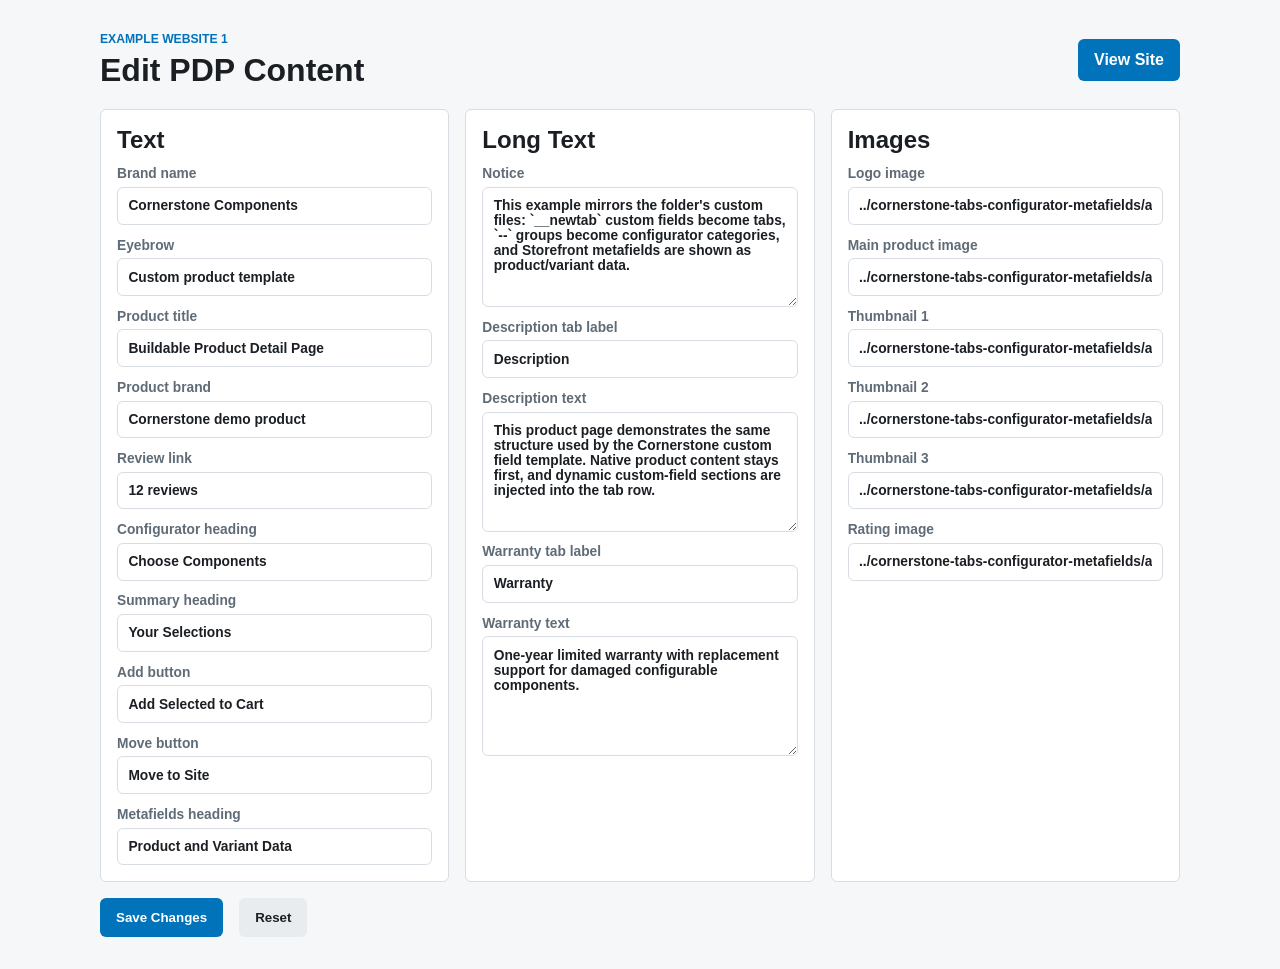
<file: Judah_Levin/Week3/TPLT1_cornerstone-tabs-configurator-metafields/example-website/editor.html>
<!doctype html>
<html lang="en">
<head>
    <meta charset="utf-8">
    <meta name="viewport" content="width=device-width, initial-scale=1">
    <title>Edit Example Website 1</title>
    <link rel="stylesheet" href="editor.css">
</head>
<body>
    <main class="editor-shell">
        <header class="editor-header">
            <div>
                <p class="eyebrow">Example Website 1</p>
                <h1>Edit PDP Content</h1>
            </div>
            <a class="preview-link" href="index.html" data-preview-link>View Site</a>
        </header>

        <form class="editor-form" data-editor-form>
            <section class="editor-panel">
                <h2>Text</h2>
                <label>Brand name<input name="brandName" value="Cornerstone Components"></label>
                <label>Eyebrow<input name="eyebrow" value="Custom product template"></label>
                <label>Product title<input name="productTitle" value="Buildable Product Detail Page"></label>
                <label>Product brand<input name="productBrand" value="Cornerstone demo product"></label>
                <label>Review link<input name="reviewLink" value="12 reviews"></label>
                <label>Configurator heading<input name="configuratorTitle" value="Choose Components"></label>
                <label>Summary heading<input name="summaryTitle" value="Your Selections"></label>
                <label>Add button<input name="cartButton" value="Add Selected to Cart"></label>
                <label>Move button<input name="moveButton" value="Move to Site"></label>
                <label>Metafields heading<input name="metafieldsTitle" value="Product and Variant Data"></label>
            </section>

            <section class="editor-panel">
                <h2>Long Text</h2>
                <label>Notice<textarea name="noticeText">This example mirrors the folder's custom files: `__newtab` custom fields become tabs, `--` groups become configurator categories, and Storefront metafields are shown as product/variant data.</textarea></label>
                <label>Description tab label<input name="descriptionTab" value="Description"></label>
                <label>Description text<textarea name="descriptionText">This product page demonstrates the same structure used by the Cornerstone custom field template. Native product content stays first, and dynamic custom-field sections are injected into the tab row.</textarea></label>
                <label>Warranty tab label<input name="warrantyTab" value="Warranty"></label>
                <label>Warranty text<textarea name="warrantyText">One-year limited warranty with replacement support for damaged configurable components.</textarea></label>
            </section>

            <section class="editor-panel">
                <h2>Images</h2>
                <label>Logo image<input name="logoImage" value="../cornerstone-tabs-configurator-metafields/assets/icons/logo-small.svg"></label>
                <label>Main product image<input name="mainImage" value="../cornerstone-tabs-configurator-metafields/assets/img/ProductDefault.gif"></label>
                <label>Thumbnail 1<input name="thumbImage1" value="../cornerstone-tabs-configurator-metafields/assets/img/ProductDefault.gif"></label>
                <label>Thumbnail 2<input name="thumbImage2" value="../cornerstone-tabs-configurator-metafields/assets/img/BrandDefault.gif"></label>
                <label>Thumbnail 3<input name="thumbImage3" value="../cornerstone-tabs-configurator-metafields/assets/img/GiftCertificate.png"></label>
                <label>Rating image<input name="ratingImage" value="../cornerstone-tabs-configurator-metafields/assets/img/IcoRating4.png"></label>
            </section>

            <div class="actions">
                <button type="submit">Save Changes</button>
                <button type="button" data-reset>Reset</button>
                <span data-status></span>
            </div>
        </form>
    </main>

    <script src="editor.js"></script>
</body>
</html>
</file>
<file: Judah_Levin/Week1/UI_TEST/styles.css>
:root {
  color-scheme: light;
  --ink: #1f2933;
  --muted: #697586;
  --paper: #f7f8fb;
  --panel: #ffffff;
  --line: #d8dee8;
  --accent: #1f7a8c;
  --accent-dark: #165e6d;
  --warm: #d97706;
  --danger: #b42318;
  --shadow: 0 16px 40px rgba(25, 36, 54, 0.12);
}

* {
  box-sizing: border-box;
}

body {
  margin: 0;
  min-height: 100vh;
  font-family: Arial, Helvetica, sans-serif;
  color: var(--ink);
  background:
    linear-gradient(135deg, rgba(31, 122, 140, 0.12), rgba(217, 119, 6, 0.08)),
    var(--paper);
}

button {
  font: inherit;
}

.app-shell {
  width: min(1180px, calc(100% - 32px));
  margin: 0 auto;
  padding: 32px 0;
  display: grid;
  grid-template-columns: minmax(0, 1fr) 420px;
  gap: 24px;
  align-items: start;
}

.control-panel,
.dataset-panel {
  background: var(--panel);
  border: 1px solid var(--line);
  border-radius: 8px;
  box-shadow: var(--shadow);
}

.control-panel {
  padding: 24px;
}

.title-row,
.panel-header {
  display: flex;
  justify-content: space-between;
  gap: 16px;
  align-items: start;
}

.eyebrow {
  margin: 0 0 6px;
  color: var(--accent);
  font-size: 0.78rem;
  font-weight: 700;
  letter-spacing: 0.08em;
  text-transform: uppercase;
}

h1,
h2 {
  margin: 0;
  letter-spacing: 0;
}

h1 {
  font-size: clamp(2rem, 5vw, 4.5rem);
  line-height: 0.96;
}

h2 {
  font-size: 1rem;
}

.status {
  flex: 0 0 auto;
  min-height: 32px;
  padding: 7px 10px;
  border: 1px solid var(--line);
  border-radius: 6px;
  color: var(--muted);
  background: #fbfcfe;
  font-size: 0.84rem;
}

.button-grid {
  margin-top: 28px;
  display: grid;
  grid-template-columns: repeat(4, minmax(0, 1fr));
  gap: 12px;
}

.sound-button {
  min-height: 96px;
  border: 1px solid var(--line);
  border-radius: 8px;
  color: #ffffff;
  background: var(--button-color);
  cursor: pointer;
  display: grid;
  place-items: center;
  gap: 4px;
  transition: transform 120ms ease, filter 120ms ease;
}

.sound-button:hover,
.sound-button:focus-visible {
  filter: brightness(0.96);
  transform: translateY(-1px);
}

.sound-button:active {
  transform: translateY(1px);
}

.sound-name {
  font-size: 1.2rem;
  font-weight: 700;
}

.sound-frequency {
  font-size: 0.84rem;
  font-weight: 700;
  opacity: 0.92;
}

.actions {
  margin-top: 20px;
  display: flex;
  flex-wrap: wrap;
  gap: 10px;
}

.utility-button {
  min-height: 42px;
  border: 1px solid var(--accent);
  border-radius: 6px;
  padding: 0 14px;
  color: #ffffff;
  background: var(--accent);
  cursor: pointer;
}

.utility-button:hover,
.utility-button:focus-visible {
  background: var(--accent-dark);
}

.utility-button.danger {
  border-color: var(--danger);
  background: var(--danger);
}

.dataset-panel {
  overflow: hidden;
}

.panel-header {
  padding: 16px;
  border-bottom: 1px solid var(--line);
  align-items: center;
}

.dataset-card {
  min-height: 160px;
  padding: 16px;
  display: grid;
  align-items: center;
  background: #fbfcfe;
}

#dataset-message {
  margin: 0;
  color: var(--muted);
  line-height: 1.45;
}

@media (max-width: 920px) {
  .app-shell {
    grid-template-columns: 1fr;
  }

  .button-grid {
    grid-template-columns: repeat(3, minmax(0, 1fr));
  }

  .dataset-card {
    min-height: 120px;
  }
}

@media (max-width: 560px) {
  .app-shell {
    width: min(100% - 20px, 1180px);
    padding: 16px 0;
  }

  .control-panel {
    padding: 16px;
  }

  .title-row,
  .panel-header {
    align-items: stretch;
    flex-direction: column;
  }

  .button-grid {
    grid-template-columns: repeat(2, minmax(0, 1fr));
  }

  .sound-button {
    min-height: 84px;
  }
}
</file>
<file: Judah_Levin/Week4/CTCM-V1.0-Overall/CTCM-V1.0-pageHolder/CTCM-S2/assets/css/site.css>
:root {
  --ctcm-accent: #2563eb;
  --ctcm-ink: #17202a;
  --ctcm-muted: #657080;
  --ctcm-line: #d8dee7;
  --ctcm-surface: #ffffff;
  --ctcm-soft: #f6f8fb;
}

* { box-sizing: border-box; }

body {
  margin: 0;
  color: var(--ctcm-ink);
  background: #f3f5f8;
  font-family: Arial, Helvetica, sans-serif;
  line-height: 1.5;
}

.ctcm-page {
  max-width: 1180px;
  margin: 0 auto;
  padding: 28px 18px 56px;
}

.ctcm-product {
  display: grid;
  grid-template-columns: minmax(280px, 0.95fr) minmax(300px, 1.05fr);
  gap: 28px;
  align-items: start;
  background: var(--ctcm-surface);
  border: 1px solid var(--ctcm-line);
  border-radius: 8px;
  padding: 22px;
}

.ctcm-media {
  aspect-ratio: 1 / 1;
  border: 1px solid var(--ctcm-line);
  border-radius: 8px;
  background: var(--ctcm-soft);
  display: grid;
  place-items: center;
  overflow: hidden;
}

.ctcm-media img {
  width: 100%;
  height: 100%;
  object-fit: contain;
}

.ctcm-media-placeholder {
  color: var(--ctcm-muted);
  font-size: 0.95rem;
}

.ctcm-title {
  margin: 0 0 8px;
  font-size: clamp(2rem, 4vw, 3.4rem);
  line-height: 1.05;
}

.ctcm-price {
  margin: 0 0 16px;
  color: var(--ctcm-accent);
  font-size: 1.45rem;
  font-weight: 700;
}

.ctcm-description {
  color: var(--ctcm-muted);
  margin: 0 0 20px;
}

.ctcm-button {
  border: 0;
  border-radius: 6px;
  background: var(--ctcm-accent);
  color: #fff;
  cursor: pointer;
  display: inline-flex;
  align-items: center;
  justify-content: center;
  font-weight: 700;
  min-height: 42px;
  padding: 0 18px;
  text-decoration: none;
}

.ctcm-button:disabled {
  cursor: not-allowed;
  opacity: 0.48;
}

.ctcm-section {
  margin-top: 22px;
  background: var(--ctcm-surface);
  border: 1px solid var(--ctcm-line);
  border-radius: 8px;
  padding: 20px;
}

.ctcm-section h2 {
  margin: 0 0 14px;
  font-size: 1.25rem;
}

.ctcm-tabs-list {
  display: flex;
  flex-wrap: wrap;
  gap: 8px;
  margin: 0 0 14px;
  padding: 0;
  list-style: none;
}

.ctcm-tab-button {
  border: 1px solid var(--ctcm-line);
  border-radius: 6px;
  background: #fff;
  cursor: pointer;
  padding: 8px 12px;
}

.ctcm-tab-button.is-active {
  border-color: var(--ctcm-accent);
  color: var(--ctcm-accent);
  font-weight: 700;
}

.ctcm-tab-panel { display: none; }
.ctcm-tab-panel.is-active { display: block; }

.ctcm-configurator-grid {
  display: grid;
  grid-template-columns: minmax(0, 1fr) 320px;
  gap: 18px;
}

.ctcm-category {
  border: 1px solid var(--ctcm-line);
  border-radius: 8px;
  margin-bottom: 12px;
  overflow: hidden;
}

.ctcm-category-toggle {
  width: 100%;
  min-height: 48px;
  border: 0;
  background: var(--ctcm-soft);
  cursor: pointer;
  display: flex;
  justify-content: space-between;
  align-items: center;
  padding: 0 14px;
  text-align: left;
  font-weight: 700;
}

.ctcm-category-body {
  display: none;
  padding: 12px;
}

.ctcm-category.is-open .ctcm-category-body {
  display: grid;
  gap: 10px;
}

.ctcm-option {
  display: grid;
  grid-template-columns: 72px minmax(0, 1fr) auto;
  gap: 12px;
  align-items: center;
  border: 1px solid var(--ctcm-line);
  border-radius: 8px;
  padding: 12px;
}

.ctcm-option-image {
  width: 72px;
  height: 72px;
  border: 1px solid var(--ctcm-line);
  border-radius: 6px;
  background: var(--ctcm-soft);
  display: grid;
  place-items: center;
  overflow: hidden;
}

.ctcm-option-image img {
  width: 100%;
  height: 100%;
  object-fit: contain;
}

.ctcm-option-image-placeholder {
  color: var(--ctcm-muted);
  font-size: 0.75rem;
  text-align: center;
}

.ctcm-option-name {
  display: block;
  font-weight: 700;
}

.ctcm-option-meta {
  color: var(--ctcm-muted);
  font-size: 0.92rem;
}

.ctcm-qty {
  display: grid;
  grid-template-columns: 34px 48px 34px;
  align-items: center;
}

.ctcm-qty button,
.ctcm-qty input {
  height: 34px;
  border: 1px solid var(--ctcm-line);
  text-align: center;
}

.ctcm-qty button {
  background: #fff;
  cursor: pointer;
  font-weight: 700;
}

.ctcm-summary {
  border: 1px solid var(--ctcm-line);
  border-radius: 8px;
  padding: 14px;
  position: sticky;
  top: 16px;
}

.ctcm-summary-line {
  display: flex;
  justify-content: space-between;
  gap: 10px;
  border-bottom: 1px solid var(--ctcm-line);
  padding: 8px 0;
}

.ctcm-summary-total {
  display: flex;
  justify-content: space-between;
  font-size: 1.1rem;
  font-weight: 700;
  padding: 12px 0;
}

.ctcm-metafields dl {
  display: grid;
  grid-template-columns: minmax(120px, 0.35fr) minmax(0, 1fr);
  gap: 8px 16px;
  margin: 0;
}

.ctcm-metafields dt {
  color: var(--ctcm-muted);
  font-weight: 700;
}

.ctcm-toast {
  color: var(--ctcm-accent);
  min-height: 24px;
  padding-top: 8px;
}

@media (max-width: 780px) {
  .ctcm-product,
  .ctcm-configurator-grid {
    grid-template-columns: 1fr;
  }

  .ctcm-option {
    grid-template-columns: 56px minmax(0, 1fr);
  }

  .ctcm-option-image {
    width: 56px;
    height: 56px;
  }

  .ctcm-qty {
    grid-column: 1 / -1;
    justify-self: start;
  }

  .ctcm-summary {
    position: static;
  }
}
</file>
<file: Judah_Levin/Week3/TPLT1_cornerstone-tabs-configurator-metafields/example-website-2/editor.css>
:root {
    --ink: #101010;
    --night: #151515;
    --cream: #f6eddb;
    --paper: #fffaf0;
    --signal: #f7c948;
    --red: #d1493f;
    --cyan: #3aa7b8;
    --radius: 2px;
}

* {
    box-sizing: border-box;
}

body {
    margin: 0;
    color: var(--ink);
    background: var(--night);
    font-family: Arial, Helvetica, sans-serif;
}

.editor-shell {
    width: min(1120px, calc(100% - 2rem));
    margin: 0 auto;
    padding: 2rem 0;
}

.editor-header,
.actions {
    display: flex;
    align-items: center;
    justify-content: space-between;
    gap: 1rem;
}

.editor-header {
    padding: 1rem;
    border: 4px solid var(--ink);
    background: var(--signal);
}

.eyebrow {
    width: fit-content;
    margin: 0 0 0.5rem;
    padding: 0.25rem 0.45rem;
    color: var(--paper);
    background: var(--red);
    font-size: 0.72rem;
    font-weight: 900;
    text-transform: uppercase;
}

h1,
h2 {
    margin: 0;
    text-transform: uppercase;
}

.preview-link,
button {
    border: 4px solid var(--ink);
    color: var(--paper);
    background: var(--red);
    cursor: pointer;
    font-weight: 900;
    text-decoration: none;
    text-transform: uppercase;
}

.preview-link,
button {
    padding: 0.75rem 1rem;
}

.editor-form {
    display: grid;
    grid-template-columns: repeat(3, minmax(0, 1fr));
    gap: 1rem;
    margin-top: 1rem;
}

.editor-panel {
    display: grid;
    gap: 0.8rem;
    align-content: start;
    padding: 1rem;
    border: 4px solid var(--ink);
    background: var(--paper);
}

label {
    display: grid;
    gap: 0.35rem;
    font-size: 0.86rem;
    font-weight: 900;
    text-transform: uppercase;
}

input,
textarea {
    width: 100%;
    border: 3px solid var(--ink);
    padding: 0.65rem;
    color: var(--ink);
    background: #fff;
    font: inherit;
}

textarea {
    min-height: 130px;
    resize: vertical;
}

.actions {
    grid-column: 1 / -1;
    justify-content: flex-start;
}

[data-reset] {
    color: var(--ink);
    background: var(--cyan);
}

[data-status] {
    color: var(--cream);
    font-weight: 900;
}

@media (max-width: 840px) {
    .editor-form {
        grid-template-columns: 1fr;
    }

    .editor-header,
    .actions {
        align-items: flex-start;
        flex-direction: column;
    }
}
</file>
<file: Judah_Levin/Week3/TPLT1_cornerstone-tabs-configurator-metafields/example-website/editor.css>
:root {
    --ink: #1b1f23;
    --muted: #5f6b76;
    --line: #d8dde3;
    --panel: #ffffff;
    --page: #f5f7f8;
    --accent: #0073bb;
    --radius: 6px;
}

* {
    box-sizing: border-box;
}

body {
    margin: 0;
    color: var(--ink);
    background: var(--page);
    font-family: Arial, Helvetica, sans-serif;
}

.editor-shell {
    width: min(1080px, calc(100% - 2rem));
    margin: 0 auto;
    padding: 2rem 0;
}

.editor-header,
.actions {
    display: flex;
    align-items: center;
    justify-content: space-between;
    gap: 1rem;
}

.eyebrow {
    margin: 0 0 0.35rem;
    color: var(--accent);
    font-size: 0.76rem;
    font-weight: 700;
    text-transform: uppercase;
}

h1,
h2 {
    margin: 0;
}

.preview-link,
button {
    border: 0;
    border-radius: var(--radius);
    color: #fff;
    background: var(--accent);
    cursor: pointer;
    font-weight: 700;
    text-decoration: none;
}

.preview-link,
button {
    padding: 0.75rem 1rem;
}

.editor-form {
    display: grid;
    grid-template-columns: repeat(3, minmax(0, 1fr));
    gap: 1rem;
    margin-top: 1.25rem;
}

.editor-panel {
    display: grid;
    gap: 0.8rem;
    align-content: start;
    padding: 1rem;
    border: 1px solid var(--line);
    border-radius: var(--radius);
    background: var(--panel);
}

label {
    display: grid;
    gap: 0.35rem;
    color: var(--muted);
    font-size: 0.86rem;
    font-weight: 700;
}

input,
textarea {
    width: 100%;
    border: 1px solid var(--line);
    border-radius: var(--radius);
    padding: 0.65rem;
    color: var(--ink);
    font: inherit;
}

textarea {
    min-height: 120px;
    resize: vertical;
}

.actions {
    grid-column: 1 / -1;
    justify-content: flex-start;
}

[data-reset] {
    color: var(--ink);
    background: #e8ecef;
}

[data-status] {
    color: var(--muted);
    font-weight: 700;
}

@media (max-width: 820px) {
    .editor-form {
        grid-template-columns: 1fr;
    }

    .editor-header,
    .actions {
        align-items: flex-start;
        flex-direction: column;
    }
}
</file>
